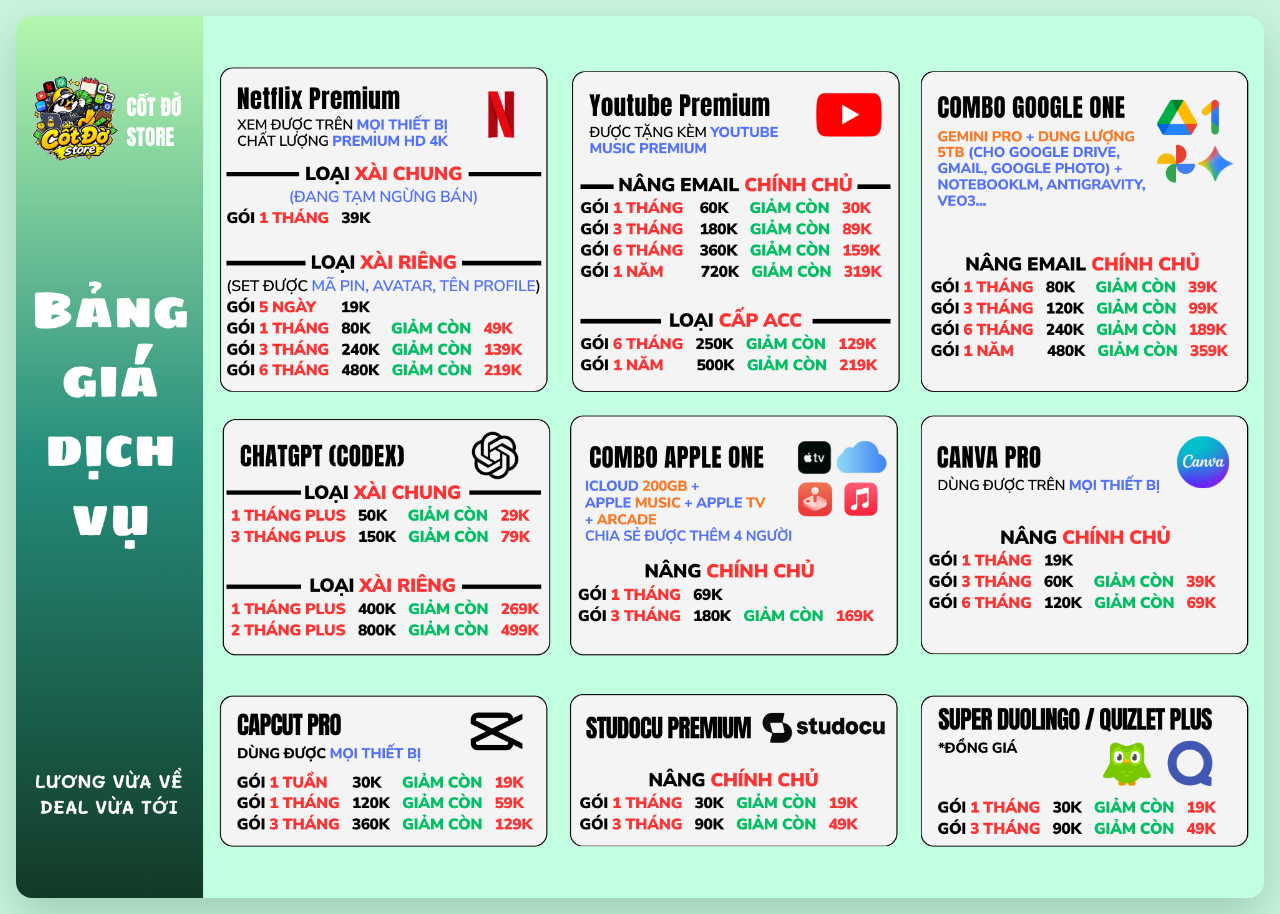
<file: anh-gia.html>
<!DOCTYPE html>
<html lang="vi">
<head>
<meta charset="UTF-8">
<meta name="viewport" content="width=device-width, initial-scale=1.0">
<title>Cốt Đờ Store — Bảng Giá Dịch Vụ</title>
<link rel="icon" href="img/bang-gia-mobile.png">
<style>
  *{margin:0;padding:0;box-sizing:border-box}
  body{background:#c9f5dd;display:flex;justify-content:center;padding:16px}
  picture{display:block;width:100%;max-width:1400px}
  img{width:100%;height:auto;display:block;border-radius:16px;
      box-shadow:0 18px 45px rgba(0,60,35,.22)}
</style>
</head>
<body>
  <picture>
    <!-- PC: ảnh ngang -->
    <source media="(min-width:820px)" srcset="img/bang-gia-pc.png">
    <!-- Mobile: ảnh dọc -->
    <img src="img/bang-gia-mobile.png" alt="Bảng giá dịch vụ Cốt Đờ Store">
  </picture>
</body>
</html>
</file>
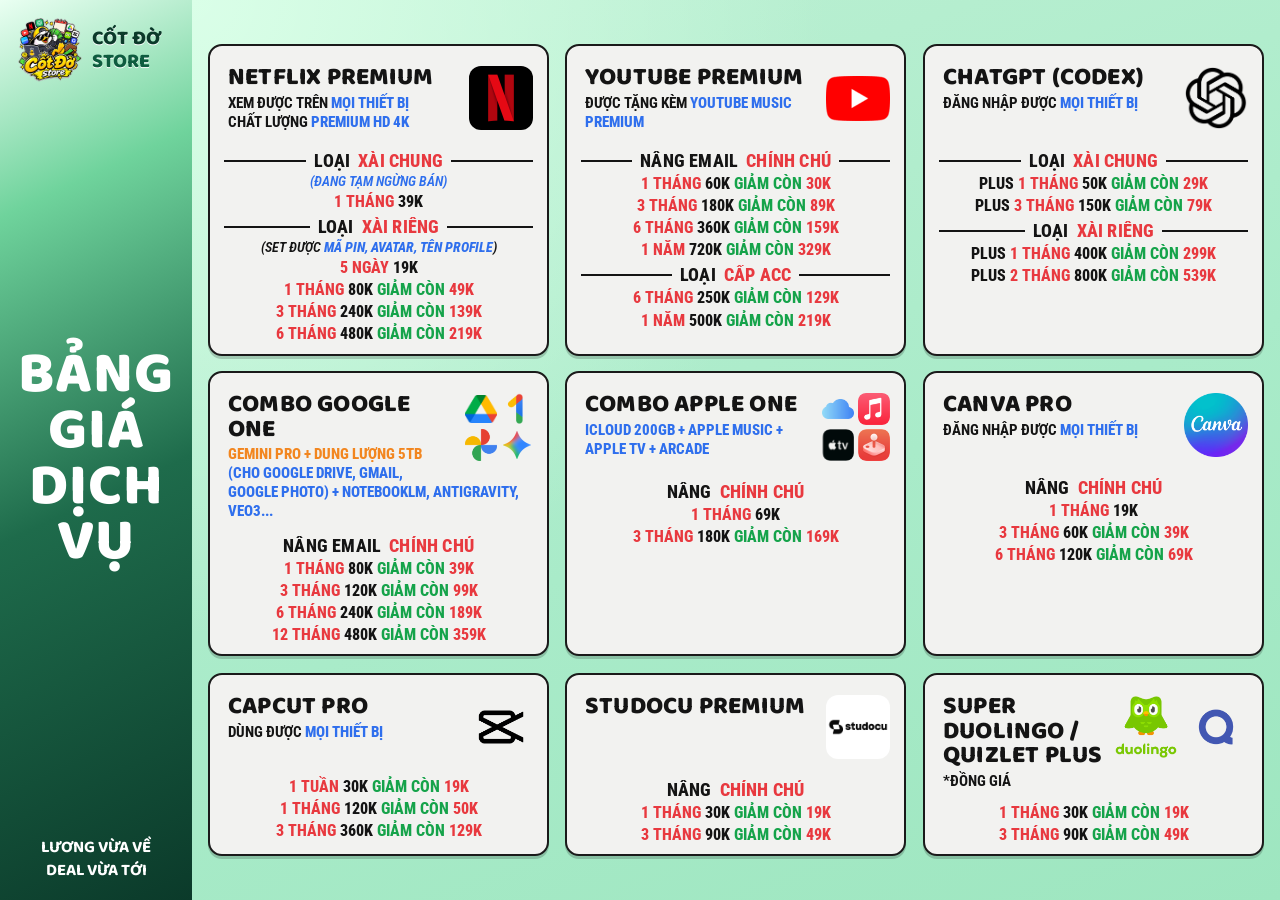
<file: bang-gia.html>
<!DOCTYPE html>
<html lang="vi">
<head>
<meta charset="UTF-8">
<meta name="viewport" content="width=device-width, initial-scale=1.0">
<title>Cốt Đờ Store — Bảng Giá Dịch Vụ</title>
<link rel="preconnect" href="https://fonts.googleapis.com">
<link href="https://fonts.googleapis.com/css2?family=Baloo+2:wght@500;700;800&family=Roboto+Condensed:ital,wght@0,400;0,700;1,400&display=swap" rel="stylesheet">
<link rel="stylesheet" href="style.css">
</head>
<body>

<div class="app">

  <!-- SIDEBAR -->
  <aside class="sidebar">
    <div class="brand">
      <div class="brand-logo"><img src="assets/logo.png" alt="Cốt Đờ Store" onerror="this.style.display='none'"></div>
      <div class="brand-name" style="--brand-name-x: 0px;">CỐT ĐỜ<br><span>STORE</span></div>
    </div>

    <h1 class="headline">
      <span>BẢNG</span>
      <span>GIÁ</span>
      <span>DỊCH</span>
      <span class="dot">VỤ</span>
    </h1>

    <p class="tagline">LƯƠNG VỪA VỀ<br>DEAL VỪA TỚI</p>
  </aside>

  <!-- MAIN GRID -->
  <main class="grid">

    <!-- NETFLIX -->
    <article class="card">
      <header class="card-head">
        <div class="icon-slot" data-icon="netflix"><img src="assets/netflix.png" alt="Netflix" onerror="this.style.display='none'"></div>
        <h2>Netflix Premium</h2>
        <p class="lead">XEM ĐƯỢC TRÊN <b class="blue">MỌI THIẾT BỊ</b><br>CHẤT LƯỢNG <b class="blue">PREMIUM HD 4K</b></p>
      </header>
      <div class="info">
      <p class="divider">LOẠI <b class="red">XÀI CHUNG</b></p>
      <p class="note blue">(ĐANG TẠM NGỪNG BÁN)</p>
      <p class="row"><b class="red">1 THÁNG</b> 39K</p>

      <p class="divider">LOẠI <b class="red">XÀI RIÊNG</b></p>
      <p class="note">(SET ĐƯỢC <b class="blue">MÃ PIN, AVATAR, TÊN PROFILE</b>)</p>
      <p class="row"><b class="red">5 NGÀY</b> 19K</p>
      <p class="row"><b class="red">1 THÁNG</b> 80K <b class="green">GIẢM CÒN </b><b class="red">49K</b></p>
      <p class="row"><b class="red">3 THÁNG</b> 240K <b class="green">GIẢM CÒN</b> <b class="red">139K</b></p>
      <p class="row"><b class="red">6 THÁNG</b> 480K <b class="green">GIẢM CÒN</b> <b class="red">219K</b></p>
    
      </div>
    </article>

    <!-- YOUTUBE -->
    <article class="card">
      <header class="card-head">
        <div class="icon-slot" data-icon="youtube"><img src="assets/youtube.png" alt="YouTube" onerror="this.style.display='none'"></div>
        <h2>Youtube Premium</h2>
        <p class="lead">ĐƯỢC TẶNG KÈM <b class="blue">YOUTUBE MUSIC PREMIUM</b></p>
      </header>
      <div class="info">
      <p class="divider">NÂNG EMAIL <b class="red">CHÍNH CHỦ</b></p>
      <p class="row"><b class="red">1 THÁNG</b> 60K <b class="green">GIẢM CÒN</b> <b class="red">30K</b></p>
      <p class="row"><b class="red">3 THÁNG</b> 180K <b class="green">GIẢM CÒN</b> <b class="red">89K</b></p>
      <p class="row"><b class="red">6 THÁNG</b> 360K <b class="green">GIẢM CÒN</b> <b class="red">159K</b></p>
      <p class="row"><b class="red">1 NĂM</b> 720K <b class="green">GIẢM CÒN</b> <b class="red">329K</b></p>

      <p class="divider">LOẠI <b class="red">CẤP ACC</b></p>
      <p class="row"><b class="red">6 THÁNG</b> 250K <b class="green">GIẢM CÒN</b> <b class="red">129K</b></p>
      <p class="row"><b class="red">1 NĂM</b> 500K <b class="green">GIẢM CÒN</b> <b class="red">219K</b></p>
    
      </div>
    </article>


    <!-- CHATGPT -->
    <article class="card">
      <header class="card-head">
        <div class="icon-slot" data-icon="chatgpt"><img src="assets/chatgpt.png" alt="ChatGPT" onerror="this.style.display='none'"></div>
        <h2>ChatGPT (Codex)</h2>
        <p class="lead">ĐĂNG NHẬP ĐƯỢC <b class="blue">MỌI THIẾT BỊ</b></p>
      </header>
      <div class="info">
      <p class="divider">LOẠI <b class="red">XÀI CHUNG</b></p>
      <p class="row">PLUS <b class="red">1 THÁNG</b> 50K <b class="green">GIẢM CÒN</b> <b class="red">29K</b></p>
      <p class="row">PLUS <b class="red">3 THÁNG</b> 150K <b class="green">GIẢM CÒN</b> <b class="red">79K</b></p>

      <p class="divider">LOẠI <b class="red">XÀI RIÊNG</b></p>
      <p class="row">PLUS <b class="red">1 THÁNG</b> 400K <b class="green">GIẢM CÒN</b> <b class="red">299K</b></p>
      <p class="row">PLUS <b class="red">2 THÁNG</b> 800K <b class="green">GIẢM CÒN</b> <b class="red">539K</b></p>
    
      </div>
    </article>

    <!-- GOOGLE ONE -->
    <article class="card">
      <header class="card-head">
        <div class="icon-cube">
          <div class="icon-slot" data-icon="google-drive"><img src="assets/google-drive.png" alt="Google Drive" onerror="this.style.display='none'"></div>
          <div class="icon-slot" data-icon="google-one"><img src="assets/ggone.png" alt="Google One" onerror="this.style.display='none'"></div>
          <div class="icon-slot" data-icon="google-photos"><img src="assets/google-photos.png" alt="Google Photos" onerror="this.style.display='none'"></div>
          <div class="icon-slot" data-icon="gemini"><img src="assets/gemini.png" alt="Gemini" onerror="this.style.display='none'"></div>
        </div>
        <h2>Combo Google One</h2>
        <p class="lead"><b class="orange">GEMINI PRO + DUNG LƯỢNG 5TB</b> <b class="blue"> (CHO GOOGLE DRIVE, GMAIL, GOOGLE PHOTO) + NOTEBOOKLM, ANTIGRAVITY, VEO3...</b></p>
      </header>
      <div class="info">
      <p class="divider">NÂNG EMAIL <b class="red">CHÍNH CHỦ</b></p>
      <p class="row"><b class="red">1 THÁNG</b> 80K <b class="green">GIẢM CÒN</b> <b class="red">39K</b></p>
      <p class="row"><b class="red">3 THÁNG</b> 120K <b class="green">GIẢM CÒN</b> <b class="red">99K</b></p>
      <p class="row"><b class="red">6 THÁNG</b> 240K <b class="green">GIẢM CÒN</b> <b class="red">189K</b></p>
      <p class="row"><b class="red">12 THÁNG</b> 480K <b class="green">GIẢM CÒN</b> <b class="red">359K</b></p>
    
      </div>
    </article>

    <!-- APPLE ONE -->
    <article class="card">
      <header class="card-head">
        <div class="icon-cube">
          <div class="icon-slot" data-icon="icloud"><img src="assets/icloud.png" alt="iCloud" onerror="this.style.display='none'"></div>
          <div class="icon-slot" data-icon="apple-music"><img src="assets/apple-music.png" alt="Apple Music" onerror="this.style.display='none'"></div>
          <div class="icon-slot" data-icon="apple-tv"><img src="assets/apple-tv.png" alt="Apple TV" onerror="this.style.display='none'"></div>
          <div class="icon-slot" data-icon="apple-arcade"><img src="assets/apple-arcade.png" alt="Apple Arcade" onerror="this.style.display='none'"></div>
        </div>
        <h2>Combo Apple One</h2>
        <p class="lead"><b class="blue">ICLOUD 200GB + APPLE MUSIC + APPLE TV + ARCADE</b></p>
      </header>
      <div class="info">
      <p class="divider">NÂNG <b class="red">CHÍNH CHỦ</b></p>
      <p class="row"><b class="red">1 THÁNG</b> 69K</p>
      <p class="row"><b class="red">3 THÁNG</b> 180K <b class="green">GIẢM CÒN</b> <b class="red">169K</b></p>
    
      </div>
    </article>

    <!-- CANVA -->
    <article class="card">
      <header class="card-head">
        <div class="icon-slot" data-icon="canva"><img src="assets/canva.png" alt="Canva" onerror="this.style.display='none'"></div>
        <h2>Canva Pro</h2>
        <p class="lead">ĐĂNG NHẬP ĐƯỢC <b class="blue">MỌI THIẾT BỊ</b></p>
       <!-- <p class="lead">DÙNG ĐƯỢC MỌI <b class="blue">TÍNH NĂNG CAO CẤP</b> CỦA CANVA</p> -->
      </header>
      <div class="info">
      <p class="divider">NÂNG <b class="red">CHÍNH CHỦ</b></p>
      <p class="row"><b class="red">1 THÁNG</b> 19K</p>
      <p class="row"><b class="red">3 THÁNG</b> 60K <b class="green">GIẢM CÒN</b> <b class="red">39K</b></p>
      <p class="row"><b class="red">6 THÁNG</b> 120K <b class="green">GIẢM CÒN</b> <b class="red">69K</b></p>
    
      </div>
    </article>

    <!-- CAPCUT -->
    <article class="card">
      <header class="card-head">
        <div class="icon-slot" data-icon="capcut"><img src="assets/capcut.png" alt="CapCut" onerror="this.style.display='none'"></div>
        <h2>CapCut Pro</h2>
        <p class="lead">DÙNG ĐƯỢC <b class="blue">MỌI THIẾT BỊ</b></p>
      </header>
      <div class="info">
      <p class="row"><b class="red">1 TUẦN</b> 30K <b class="green">GIẢM CÒN</b> <b class="red">19K</b></p>
      <p class="row"><b class="red">1 THÁNG</b> 120K <b class="green">GIẢM CÒN</b> <b class="red">50K</b></p>
      <p class="row"><b class="red">3 THÁNG</b> 360K <b class="green">GIẢM CÒN</b> <b class="red">129K</b></p>
    
      </div>
    </article>

    <!-- STUDOCU -->
    <article class="card">
      <header class="card-head">
        <div class="icon-slot" data-icon="studocu"><img src="assets/studocu.png" alt="Studocu" onerror="this.style.display='none'"></div>
        <h2>Studocu Premium</h2>
      </header>
      <div class="info">
      <p class="divider">NÂNG <b class="red">CHÍNH CHỦ</b></p>
      <p class="row"><b class="red">1 THÁNG</b> 30K <b class="green">GIẢM CÒN</b> <b class="red">19K</b></p>
      <p class="row"><b class="red">3 THÁNG</b> 90K <b class="green">GIẢM CÒN</b> <b class="red">49K</b></p>
    
      </div>
    </article>

    <!-- DUOLINGO / QUIZLET -->
    <article class="card">
      <header class="card-head">
        <span class="icon-pair">
          <div class="icon-slot" data-icon="duolingo"><img src="assets/duolingo.png" alt="Duolingo" onerror="this.style.display='none'"></div>
          <div class="icon-slot" data-icon="quizlet"><img src="assets/quizlet.png" alt="Quizlet" onerror="this.style.display='none'"></div>
        </span>
        <h2>Super Duolingo / Quizlet Plus</h2>
        <p class="lead">*ĐỒNG GIÁ</p>
      </header>
      <div class="info">
      <p class="row"><b class="red">1 THÁNG</b> 30K <b class="green">GIẢM CÒN</b> <b class="red">19K</b></p>
      <p class="row"><b class="red">3 THÁNG</b> 90K <b class="green">GIẢM CÒN</b> <b class="red">49K</b></p>
    
      </div>
    </article>

  </main>
</div>




</body>
</html>
</file>
<file: style.css>
:root{
  --blue:#2f6fed;
  --red:#e8393f;
  --green:#15a34a;
  --orange:#f2861f;
  --black:#141414;
  --card-bg:#f2f2f0;
  --card-border:#1a1a1a;
  --sidebar-dark:#0b3a2a;
  --sidebar-mid:#1e6b4b;
  --sidebar-light:#eafff2;
  --page-mint:#c7f3d6;

  /* Khoảng cách CỐ ĐỊNH giữa các card (không đổi theo kích thước màn hình) */
  --gap:16px;
  /* Bề rộng tối đa của 1 card */
  --card-w:350px;

  /* ===== THANG CỠ CHỮ (dùng chung cho MỌI thiết bị) =====
     Thứ tự cố định, không bao giờ đảo:
       heading (h2) > divider > row > lead > note
     Mỗi dòng: clamp(NHỎ NHẤT , theo bề ngang card , TO NHẤT)
       - số px đầu  = sàn, để trên điện thoại vẫn đọc được, khỏi zoom
       - số cqw     = tỉ lệ theo BỀ NGANG CARD (không phải màn hình),
                      nên card to hay nhỏ chữ vẫn cân đối như nhau
       - số px cuối = trần, để trên màn hình bự chữ không phình
     Muốn chỉnh cỡ chữ thì sửa đúng ở đây, đừng sửa rải rác bên dưới. */
  --fs-h2:      clamp(15.5px, 7.95cqw, 25px);
  --fs-divider: clamp(12px,   5.75cqw, 18px);
  --fs-row:     clamp(11px,   5.25cqw, 16.5px);
  --fs-lead:    clamp(10.5px, 4.90cqw, 15.5px);
  --fs-note:    clamp(10px,   4.45cqw, 14px);
}

*{box-sizing:border-box;}

html,body{
  margin:0;
  padding:0;
  height:100%;
  font-family:"Roboto Condensed","Inter",sans-serif;
  color:var(--black);
  overflow:hidden;
  -webkit-font-smoothing:antialiased;
}

.app{
  display:flex;
  width:100vw;
  height:100vh;
}

/* ================= SIDEBAR ================= */
.sidebar{
  flex:0 0 clamp(190px, 15vw, 260px);
  background:linear-gradient(155deg, var(--sidebar-light) 0%, #6fd39c 22%, var(--sidebar-mid) 55%, var(--sidebar-dark) 100%);
  color:#fff;
  display:flex;
  flex-direction:column;
  justify-content:space-between;
  padding:clamp(14px,2vh,26px) clamp(14px,1.4vw,22px);
}

.brand{
  display:flex;
  align-items:center;
  gap:10px;
}

.brand-logo{
  width: 64px;
  height:64px;
  display:flex;
  align-items:center;
  justify-content:center;
  background: transparent;
  /*
  border:2px solid var(--black);
  border-radius:9px;
  */
  flex-shrink:0;
  overflow:hidden;
}
.brand-logo img{
  width:100%;
  height:100%;
  object-fit:cover;
  display:block;
}

.brand-name{
  font-family:"Baloo 2",sans-serif;
  font-weight:800;
  font-size:clamp(20px,1vw,24px);
  line-height:1.15;
  color:var(--sidebar-dark);
  text-shadow:0 1px 0 #fff;
  /* Di chuyển tên brand qua trái/phải: đổi giá trị --brand-name-x
     (số dương = qua phải, số âm = qua trái), vd: -10px, 15px... */
  transform:translateX(var(--brand-name-x, 20px));
  position:relative;
}
.brand-name span{color:#0e5c3f;}

.headline{
  font-family:"Baloo 2",sans-serif;
  font-weight:800;
  font-size:clamp(40px,4.6vw,72px);
  line-height:0.95;
  margin:0;
  display:flex;
  flex-direction:column;
  align-items:center;
  gap:0;
  letter-spacing:1px;
  text-align:center;
  width:100%;
}
.headline .dot{position:relative;}

.tagline{
  font-family:"Baloo 2",sans-serif;
  font-weight:700;
  font-size:clamp(16px,1.3vw,22px);
  line-height:1.35;
  margin:0;
  text-align:center;
  width:100%;
}

/* ================= MAIN GRID ================= */
.grid{
  flex:1;
  display:grid;
  /* Cột rộng tối đa = --card-w, nên khoảng cách giữa các card LUÔN bằng --gap,
     không phình ra khi màn hình to. Đổi --gap / --card-w để chỉnh. */
  grid-template-columns:repeat(3, minmax(0, var(--card-w)));
  grid-template-rows:repeat(3, auto);
  justify-content:center;      /* dồn 3 cột vào giữa, phần dư ra 2 bên mép */
  align-content:safe center;   /* căn giữa dọc, nhưng KHÔNG cắt mất phần trên khi tràn */
  justify-items:stretch;
  gap:var(--gap);
  padding:var(--gap);
  background:
    radial-gradient(circle at 0% 0%, #daffe8 0%, transparent 45%),
    linear-gradient(160deg, #bdf0d3 0%, #a9ebc9 55%, #9ee6c0 100%);
  height:100vh;
  overflow-y:auto;
  overflow-x:hidden;
}

.card{
  background:var(--card-bg);
  border:2px solid var(--card-border);
  border-radius:14px;
  padding:clamp(7px,0.9vh,14px) clamp(10px,1.1vw,18px);
  display:flex;
  flex-direction:column;
  gap:2px;
  box-shadow:0 3px 0 rgba(0,0,0,0.18);
  transition:transform .18s ease, box-shadow .18s ease, background .18s ease;
  cursor:pointer;
  position:relative;
  width:100%;
max-width:var(--card-w); /* đổi --card-w ở :root để chỉnh width card */
margin:0 auto;
/* Biến card thành "container": mọi cỡ chữ bên trong tính theo BỀ NGANG CARD
   (đơn vị cqw), nên tỉ lệ chữ giống hệt nhau trên laptop, màn to lẫn điện thoại. */
container-type:inline-size;
}

.card:hover,
.card:focus-within,
.card:active{
  transform:translateY(-6px) scale(1.015);
  box-shadow:0 14px 22px rgba(0,0,0,0.22);
  background:#fff;
  z-index:5;
}

.card-head{
  margin-top: 12px;
  margin-bottom:4px;
  margin-left: 4px;
}
.card-head::after{
  content:"";
  display:table;
  clear:both;
}

.card-head h2{
  font-family:"Baloo 2",sans-serif;
  line-height:1em;
  font-weight:800;
  font-size:var(--fs-h2);
  margin:0;
  letter-spacing:0.2px;
  text-transform:uppercase;
  text-align:left;
}

.icon-slot{
  flex-shrink:0;
  width:64px;
  height:64px;
  border-radius:12px;
  overflow:hidden;
  background:transparent;
  /*
  border:1.5px dashed rgba(0,0,0,0.28);
  */
  display:flex;
  align-items:center;
  justify-content:center;
  float:right;
  margin:0 0 6px 10px;
}
.icon-slot img{
  width:100%;
  height:100%;
  object-fit:cover;
  display:block;
}
.icon-pair{
  display:flex;
  gap:6px;
  flex-shrink:0;
  float:right;
  margin:0 0 6px 10px;
}
.icon-pair .icon-slot{float:none;margin:0;}

.icon-cube{
  flex-shrink:0;
  display:grid;
  grid-template-columns:repeat(2, 32px);
  grid-template-rows:repeat(2, 32px);
  gap:4px;
  float:right;
  margin:0 0 6px 10px;
}
.icon-cube .icon-slot{
  width:32px;
  height:32px;
  border-radius:8px;
  float:none;
  margin:0;
}

.icon-slot[data-icon="youtube"] img,
.icon-slot[data-icon="icloud"] img,
.icon-slot[data-icon="google-drive"] img,
.icon-slot[data-icon="quizlet"] img,
.icon-slot[data-icon="capcut"] img {
  object-fit: contain;
}

.lead{
  font-size:var(--fs-lead);
  line-height:1.25;
  font-weight:700;
  margin:3px 0 0;
  text-align:left;
}

.info{
  margin-top:4px;
}

/* Thanh "——— TIÊU ĐỀ ———"
   Gạch ngang KHÔNG còn gõ tay trong HTML nữa — nó do CSS vẽ (::before/::after),
   nên luôn co giãn vừa đúng bề ngang card, không bao giờ tràn ra ngoài. */
.divider{
  font-weight:800;
  font-size:var(--fs-divider);
  margin:5px 0 2px;
  letter-spacing:0.2px;
  text-align:center;
  display:flex;
  align-items:center;
  justify-content:center;
  gap:8px;                 /* khoảng hở giữa chữ và gạch */
  white-space:nowrap;
  overflow:hidden;         /* chốt chặn cuối: không cho lòi ra khỏi card */
}
.divider::before,
.divider::after{
  content:"";
  flex:1 1 0;              /* gạch tự co lại trước, chữ giữ nguyên */
  min-width:0;
  height:0;
  border-top:2px solid currentColor;   /* gạch liền, không đứt nét */
}

/* Card chỉ có DUY NHẤT 1 divider -> ẩn 2 gạch, chỉ để lại chữ.
   Card có từ 2 divider trở lên mới vẽ gạch (lúc đó gạch mới có tác dụng
   phân tách các nhóm giá). Điều kiện ":not(:has(.divider ~ .divider))"
   nghĩa là trong .info không tồn tại divider nào đứng sau một divider khác. */
.info:not(:has(.divider ~ .divider)) .divider::before,
.info:not(:has(.divider ~ .divider)) .divider::after{
  content:none;
}

.note{
  font-size:var(--fs-note);
  font-style:italic;
  font-weight:600;
  margin:0 0 2px;
  text-align:center;
  white-space:nowrap;   /* ép nằm 1 dòng, không xuống hàng */
  overflow:hidden;      /* chốt chặn nếu JS auto-fit chưa chạy */
}

.row{
  font-size:var(--fs-row);
  white-space:nowrap;   /* ép nằm 1 dòng, không xuống hàng */
  overflow:hidden;      /* chốt chặn nếu JS auto-fit chưa chạy */
  font-weight:800;
  margin:1px 0;
  line-height:1.3;
  text-align:center;
}

b{font-weight:800;}
.blue{color:var(--blue);}
.red{color:var(--red);}
.green{color:var(--green);}
.orange{color:var(--orange);}
.black{color:var(--black);}

/* ================= RESPONSIVE / MOBILE ================= */
@media (max-width: 860px){
  :root{
    /* Cỡ chữ banner trên điện thoại — chỉnh 3 dòng này là đủ.
       Thứ tự: BẢNG GIÁ (to nhất) > tên sốp = slogan */
    --m-headline: clamp(19px, 6.6vw, 30px);
    --m-brand:    clamp(11px, 3.1vw, 14px);
    --m-slogan:   clamp(11px, 3.1vw, 14px);
  }

  html,body{overflow-y:auto; overflow-x:hidden;}

  .app{
    flex-direction:column;
    height:auto;
    min-height:100vh;
  }

  /* ---- BANNER HEADER TRÊN ĐIỆN THOẠI ----
     Chia 3 ô: [logo + tên sốp] [BẢNG GIÁ] [slogan]
     Hai ô hai bên rộng bằng nhau (1fr) nên ô giữa nằm CHÍNH GIỮA banner
     thật sự, không bị lệch theo độ dài chữ hai bên. */
  .sidebar{
    flex:0 0 auto;
    display:grid;
    grid-template-columns:minmax(0,1fr) auto minmax(0,1fr);
    align-items:center;
    column-gap:8px;
    padding:12px 14px;
    background:linear-gradient(100deg, var(--sidebar-light) 0%, #6fd39c 30%, var(--sidebar-mid) 65%, var(--sidebar-dark) 100%);
  }

  /* ô trái: logo + tên sốp, căn lề trái */
  .brand{
    order:1;
    justify-self:start;
    gap:7px;
  }
  .brand-name{
    font-size:var(--m-brand);     /* bằng cỡ slogan */
    line-height:1.1;
    white-space:nowrap;           /* giữ đúng 2 dòng: CỐT ĐỜ / STORE */
    transform:none;               /* bỏ dịch ngang của bản PC */
    text-shadow:0 1px 0 rgba(255,255,255,.55);
  }

  /* ô giữa: chỉ chữ "BẢNG GIÁ", to nhất, nằm giữa, 1 dòng
     (muốn hiện lại "DỊCH VỤ" thì xóa dòng .headline span:nth-child(n+3)) */
  .headline{
    order:2;
    justify-self:center;
    flex-direction:row;
    flex-wrap:nowrap;
    white-space:nowrap;
    gap:7px;
    width:auto;
    font-size:var(--m-headline);
    line-height:1;
  }
  .headline span:nth-child(n+3){display:none;}

  /* ô phải: slogan, căn lề phải */
  .tagline{
    order:3;
    justify-self:end;
    width:auto;
    text-align:right;
    font-size:var(--m-slogan);    /* bằng cỡ tên sốp */
    line-height:1.2;
    white-space:nowrap;
  }

  .grid{
    grid-template-columns:repeat(2, minmax(0, 1fr));
    grid-template-rows:none;
    justify-content:stretch;   /* mobile: card giãn full 2 cột */
    align-content:start;
    height:auto;
    overflow:visible;
    gap:6px;
    padding:6px;
  }

  .card{
    padding:8px 7px;   /* hẹp lại để chừa bề ngang cho chữ nằm 1 dòng */
  }

  /* cỡ chữ do thang --fs-* ở :root lo, không override nữa */
  .icon-slot{width:26px;height:26px;border-radius:7px;margin:0 0 4px 8px;}
  .icon-pair{margin:0 0 4px 8px;}
  .icon-cube{grid-template-columns:repeat(2, 18px);grid-template-rows:repeat(2, 18px);gap:2px;margin:0 0 4px 8px;}
  .icon-cube .icon-slot{width:18px;height:18px;border-radius:5px;}
  .brand-logo{width:30px;height:30px;}
  .divider{gap:5px;}

  .card:hover,
  .card:active{
    transform:translateY(-3px) scale(1.02);
  }
}

@media (max-width:420px){
  .grid{grid-template-columns:repeat(2, 1fr);}
  .sidebar{column-gap:6px; padding:10px 10px;}
}
</file>
